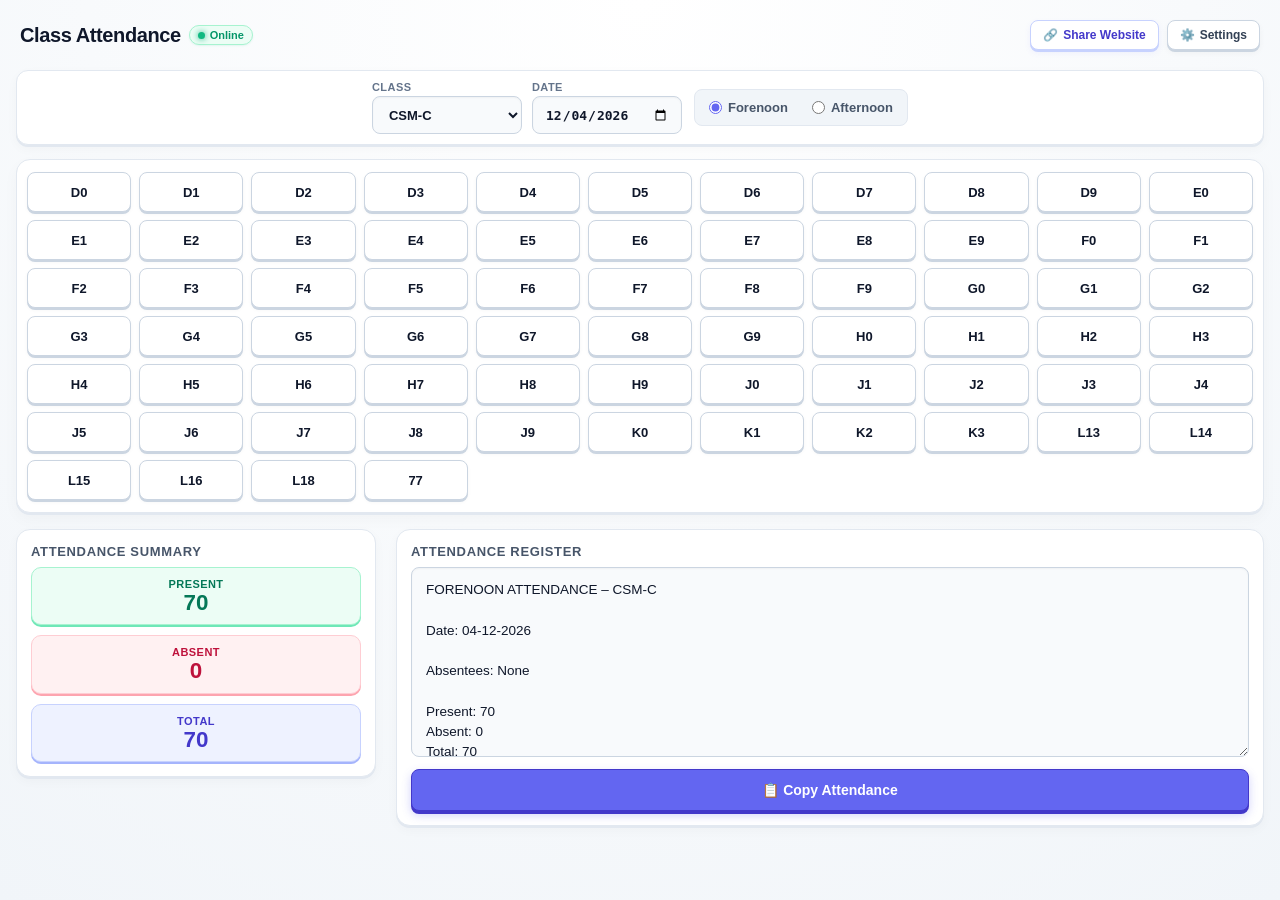
<file: index.html>
<!DOCTYPE html>
<html lang="en">
<head>
  <meta charset="UTF-8">
  <meta name="viewport" content="width=device-width, initial-scale=1.0">
  <meta name="theme-color" content="#6366f1">
  <title>Class Attendance | College Attendance Management System</title>
  <meta name="description" content="Class Attendance is a college attendance management system for managing classes, roll numbers, daily attendance, sessions, and attendance records.">
  <meta name="robots" content="index, follow">
  <link rel="canonical" href="https://rtrproject.vercel.app/">
  <link rel="manifest" href="manifest.json">
  <link rel="icon" href="icon.svg" type="image/svg+xml">
  <link rel="apple-touch-icon" href="icon.svg">
  <link rel="stylesheet" href="style.css">
</head>
<body>

  <div class="app-container">
    <!-- Top Navigation / Header -->
    <div class="header-bar">
      <div class="header-left">
        <h1>Class Attendance</h1>
        <span id="connectionStatus" class="status-badge online" title="Connection Status">
          <span class="status-dot"></span>
          <span class="status-text">Online</span>
        </span>
      </div>
      <div class="header-actions">
        <button id="pwaInstallBtn" class="install-btn" style="display: none;" title="Install Class Attendance">
          ⬇️ Install
        </button>
        <button id="shareWebsiteBtn" class="share-btn" onclick="shareWebsite()" title="Share Website">
          <span class="share-icon">🔗</span> <span class="share-label">Share Website</span>
        </button>
        <button class="settings-btn" onclick="openSettingsModal()" title="Manage Classes & Roll Numbers">
          <span class="settings-icon">⚙️</span> <span class="settings-label">Settings</span>
        </button>
      </div>
    </div>

    <!-- Top Control Card (Class Selector, Date, Session) -->
    <div class="controls-card">
      <div class="top">
        <div class="input-wrap">
          <label for="classSelector" class="field-label">Class</label>
          <select id="classSelector" class="class-dropdown" onchange="handleClassChange(this.value)">
            <!-- Populated dynamically -->
          </select>
        </div>
        <div class="input-wrap">
          <label for="date" class="field-label">Date</label>
          <input type="date" id="date">
        </div>
      </div>

      <!-- Session Selection -->
      <div class="session-control">
        <label class="radio-label">
          <input type="radio" name="session" value="FORENOON" checked>
          <span>Forenoon</span>
        </label>
        <label class="radio-label">
          <input type="radio" name="session" value="AFTERNOON">
          <span>Afternoon</span>
        </label>
      </div>
    </div>

    <!-- Roll buttons container -->
    <div class="roll-section">
      <div id="rollContainer" class="roll-grid"></div>
    </div>

    <!-- Summary & Register Grid on Laptop, Stacked on Mobile -->
    <div class="attendance-dashboard">
      <!-- Summary -->
      <div class="summary-section">
        <h3 class="section-title">Attendance Summary</h3>
        <div class="summary-cards">
          <div class="stat-card stat-present">
            <span class="stat-label">Present</span>
            <span class="stat-value" id="present">0</span>
          </div>
          <div class="stat-card stat-absent">
            <span class="stat-label">Absent</span>
            <span class="stat-value" id="absentCount">0</span>
          </div>
          <div class="stat-card stat-total">
            <span class="stat-label">Total</span>
            <span class="stat-value" id="total">0</span>
          </div>
        </div>
      </div>

      <!-- Output -->
      <div class="register-section">
        <h3 class="section-title">Attendance Register</h3>
        <textarea id="output" readonly></textarea>
        <button class="copy-btn" onclick="copyText()">📋 Copy Attendance</button>
      </div>
    </div>
  </div>

  <!-- Settings Modal (Class Management & Roll Number Management) -->
  <div id="settingsModal" class="modal-overlay" style="display: none;">
    <div class="modal-content">
      <div class="modal-header">
        <div class="modal-tabs">
          <button id="tabBtnRolls" class="tab-btn active" onclick="switchSettingsTab('rolls')">Roll Numbers</button>
          <button id="tabBtnClasses" class="tab-btn" onclick="switchSettingsTab('classes')">Class Management</button>
        </div>
        <button class="close-btn" onclick="closeSettingsModal()">&times;</button>
      </div>
      
      <!-- Tab 1: Roll Number Management -->
      <div id="tabContentRolls" class="tab-pane active">
        <div class="modal-toolbar">
          <div class="toolbar-left">
            <label for="modalClassSelect" class="toolbar-label">Class:</label>
            <select id="modalClassSelect" class="modal-dropdown" onchange="handleModalClassChange(this.value)">
              <!-- Populated dynamically -->
            </select>
            <button class="btn-primary" onclick="openAddRollModal()">+ Add Roll Number</button>
          </div>
          <div class="search-box">
            <input type="text" id="rollSearchInput" placeholder="Search Roll Number..." oninput="handleRollSearch(this.value)">
          </div>
        </div>

        <div class="roll-list-container">
          <table class="roll-table">
            <thead>
              <tr>
                <th style="width: 50px;">#</th>
                <th>Roll Number</th>
                <th style="width: 100px;">Reorder</th>
                <th style="width: 140px;">Actions</th>
              </tr>
            </thead>
            <tbody id="rollTableBody">
              <!-- Dynamic Roll rows -->
            </tbody>
          </table>
        </div>

        <div class="modal-footer">
          <div class="footer-left-actions">
            <button class="btn-danger-outline" onclick="handleDeleteAllRolls()" title="Delete All Roll Numbers from this class">Delete All Roll Numbers</button>
            <button class="btn-warning-outline" onclick="handleResetRolls()" title="Reset to Default Roll Numbers">Reset to Default</button>
          </div>
          <button class="btn-secondary" onclick="closeSettingsModal()">Close</button>
        </div>
      </div>

      <!-- Tab 2: Class Management -->
      <div id="tabContentClasses" class="tab-pane" style="display: none;">
        <div class="modal-toolbar">
          <button class="btn-primary" onclick="openAddClassModal()">+ Add Class</button>
        </div>

        <div class="roll-list-container">
          <table class="roll-table">
            <thead>
              <tr>
                <th style="width: 50px;">#</th>
                <th>Class Name</th>
                <th style="width: 120px;">Total Students</th>
                <th style="width: 140px;">Actions</th>
              </tr>
            </thead>
            <tbody id="classTableBody">
              <!-- Dynamic Class rows -->
            </tbody>
          </table>
        </div>

        <div class="modal-footer">
          <div></div>
          <button class="btn-secondary" onclick="closeSettingsModal()">Close</button>
        </div>
      </div>
    </div>
  </div>

  <!-- Add / Edit Roll Number Modal -->
  <div id="rollEditModal" class="modal-overlay" style="display: none;">
    <div class="modal-content modal-sm">
      <div class="modal-header">
        <h3 id="rollEditModalTitle">Add Roll Number</h3>
        <button class="close-btn" onclick="closeRollEditModal()">&times;</button>
      </div>
      <div class="modal-body">
        <label for="rollInput">Roll Number:</label>
        <input type="text" id="rollInput" placeholder="e.g. L19" maxlength="20" autofocus>
        <p id="rollInputError" class="error-msg" style="display: none;"></p>
      </div>
      <div class="modal-footer">
        <button class="btn-secondary" onclick="closeRollEditModal()">Cancel</button>
        <button class="btn-primary" id="saveRollBtn" onclick="saveRollNumber()">Save</button>
      </div>
    </div>
  </div>

  <!-- Add / Edit Class Modal -->
  <div id="classEditModal" class="modal-overlay" style="display: none;">
    <div class="modal-content modal-sm">
      <div class="modal-header">
        <h3 id="classEditModalTitle">Add Class</h3>
        <button class="close-btn" onclick="closeClassEditModal()">&times;</button>
      </div>
      <div class="modal-body">
        <label for="classInput">Class Name:</label>
        <input type="text" id="classInput" placeholder="e.g. CSM-A" maxlength="30" autofocus>
        <p id="classInputError" class="error-msg" style="display: none;"></p>
      </div>
      <div class="modal-footer">
        <button class="btn-secondary" onclick="closeClassEditModal()">Cancel</button>
        <button class="btn-primary" id="saveClassBtn" onclick="saveClass()">Save</button>
      </div>
    </div>
  </div>

  <script src="scrip.js"></script>
</body>
</html>
</file>
<file: style.css>
/* =========================================================
   Light/White 3D Theme - Responsive Mobile & Laptop CSS
   ========================================================= */

/* Universal Reset & Box Sizing */
*, *::before, *::after {
  box-sizing: border-box;
}

html, body {
  margin: 0;
  padding: 0;
  width: 100%;
  max-width: 100vw;
  overflow-x: hidden;
  font-family: -apple-system, BlinkMacSystemFont, "Segoe UI", Roboto, Helvetica, Arial, sans-serif;
  background-color: #f8fafc;
  background-image: radial-gradient(circle at 50% 0%, #ffffff 0%, #f1f5f9 100%);
  color: #1e293b;
  -webkit-font-smoothing: antialiased;
}

body {
  min-height: 100vh;
  padding: 12px 12px 32px 12px;
  text-align: center;
}

/* =========================================================
   Responsive Main Container (Mobile to 1920px Laptop)
   ========================================================= */
.app-container {
  width: 100%;
  max-width: 1280px;
  margin: 0 auto;
  padding: 0 4px;
}

/* =========================================================
   Header Bar
   ========================================================= */
.header-bar {
  display: flex;
  justify-content: space-between;
  align-items: center;
  margin: 0 auto 12px auto;
  padding: 8px 4px;
  gap: 10px;
}

.header-left {
  display: flex;
  align-items: center;
  gap: 8px;
  text-align: left;
  flex-wrap: wrap;
}

.header-bar h1 {
  font-size: 1.25rem;
  font-weight: 800;
  margin: 0;
  color: #0f172a;
  letter-spacing: -0.02em;
}

/* Online / Offline Status Badge */
.status-badge {
  display: inline-flex;
  align-items: center;
  gap: 5px;
  padding: 3px 8px;
  border-radius: 20px;
  font-size: 11px;
  font-weight: 700;
  user-select: none;
  transition: all 0.2s ease;
}

.status-badge .status-dot {
  width: 7px;
  height: 7px;
  border-radius: 50%;
  display: inline-block;
}

.status-badge.online {
  background: #ecfdf5;
  color: #059669;
  border: 1px solid #a7f3d0;
  box-shadow: 0 1px 2px rgba(16, 185, 129, 0.1);
}

.status-badge.online .status-dot {
  background: #10b981;
  box-shadow: 0 0 6px #10b981;
}

.status-badge.offline {
  background: #fff1f2;
  color: #e11d48;
  border: 1px solid #fecdd3;
  animation: pulseOffline 2s infinite ease-in-out;
}

.status-badge.offline .status-dot {
  background: #f43f5e;
}

@keyframes pulseOffline {
  0%, 100% { opacity: 1; }
  50% { opacity: 0.6; }
}

.header-actions {
  display: flex;
  align-items: center;
  gap: 8px;
}

/* 3D Action Buttons */
.install-btn {
  padding: 7px 12px;
  font-size: 12px;
  font-weight: 700;
  background: #10b981;
  color: #ffffff;
  border-radius: 8px;
  border: 1px solid #059669;
  cursor: pointer;
  display: inline-flex;
  align-items: center;
  gap: 4px;
  white-space: nowrap;
  box-shadow: 0 2px 0 #047857, 0 3px 6px rgba(16, 185, 129, 0.25);
  transition: all 0.15s ease;
  touch-action: manipulation;
}

.install-btn:hover {
  background: #059669;
  transform: translateY(-1px);
  box-shadow: 0 3px 0 #047857, 0 4px 8px rgba(16, 185, 129, 0.3);
}

.install-btn:active {
  transform: translateY(2px);
  box-shadow: 0 0 0 transparent;
}

.settings-btn {
  padding: 7px 12px;
  font-size: 12px;
  font-weight: 700;
  background: #ffffff;
  color: #334155;
  border: 1px solid #cbd5e1;
  border-radius: 8px;
  cursor: pointer;
  display: inline-flex;
  align-items: center;
  gap: 5px;
  white-space: nowrap;
  box-shadow: 0 2px 0 #cbd5e1, 0 3px 6px rgba(0, 0, 0, 0.04);
  transition: all 0.15s ease;
  touch-action: manipulation;
}

.settings-btn:hover {
  background: #f8fafc;
  color: #0f172a;
  border-color: #94a3b8;
  transform: translateY(-1px);
  box-shadow: 0 3px 0 #94a3b8, 0 4px 8px rgba(0, 0, 0, 0.06);
}

.settings-btn:active {
  transform: translateY(2px);
  box-shadow: 0 0 0 transparent;
}

.share-btn {
  padding: 7px 12px;
  font-size: 12px;
  font-weight: 700;
  background: #ffffff;
  color: #4338ca;
  border: 1px solid #c7d2fe;
  border-radius: 8px;
  cursor: pointer;
  display: inline-flex;
  align-items: center;
  gap: 5px;
  white-space: nowrap;
  box-shadow: 0 2px 0 #c7d2fe, 0 3px 6px rgba(99, 102, 241, 0.08);
  transition: all 0.15s ease;
  touch-action: manipulation;
}

.share-btn:hover {
  background: #eef2ff;
  color: #3730a3;
  border-color: #a5b4fc;
  transform: translateY(-1px);
  box-shadow: 0 3px 0 #a5b4fc, 0 4px 8px rgba(99, 102, 241, 0.15);
}

.share-btn:active {
  transform: translateY(2px);
  box-shadow: 0 0 0 transparent;
}

/* =========================================================
   Controls Card (Subject, Date, Session)
   ========================================================= */
.controls-card {
  background: #ffffff;
  border: 1px solid #e2e8f0;
  border-radius: 12px;
  padding: 10px 14px;
  margin-bottom: 14px;
  box-shadow: 0 2px 0 #e2e8f0, 0 4px 12px rgba(0, 0, 0, 0.03);
  display: flex;
  flex-wrap: wrap;
  justify-content: center;
  align-items: center;
  gap: 12px;
}

.top {
  display: flex;
  justify-content: center;
  align-items: center;
  gap: 10px;
  flex-wrap: wrap;
}

.input-wrap {
  display: flex;
  flex-direction: column;
  align-items: flex-start;
  gap: 3px;
}

.field-label {
  font-size: 11px;
  font-weight: 700;
  color: #64748b;
  text-transform: uppercase;
  letter-spacing: 0.04em;
}

.top input,
.class-dropdown {
  padding: 8px 12px;
  width: 150px;
  height: 38px;
  border-radius: 8px;
  border: 1px solid #cbd5e1;
  font-size: 13px;
  font-weight: 700;
  background: #f8fafc;
  color: #0f172a;
  outline: none;
  box-shadow: inset 0 1px 2px rgba(0, 0, 0, 0.04);
  transition: all 0.15s ease;
  cursor: pointer;
}

.top input:focus,
.class-dropdown:focus {
  background: #ffffff;
  border-color: #6366f1;
  box-shadow: 0 0 0 3px rgba(99, 102, 241, 0.15);
}

.session-control {
  display: flex;
  align-items: center;
  gap: 4px;
  background: #f1f5f9;
  padding: 4px;
  border-radius: 8px;
  border: 1px solid #e2e8f0;
}

.radio-label {
  display: inline-flex;
  align-items: center;
  gap: 6px;
  cursor: pointer;
  user-select: none;
  padding: 6px 10px;
  border-radius: 6px;
  font-size: 13px;
  font-weight: 600;
  color: #475569;
  transition: all 0.15s ease;
}

.radio-label:hover {
  color: #0f172a;
}

.radio-label input {
  margin: 0;
  cursor: pointer;
  accent-color: #6366f1;
}

/* =========================================================
   Roll Numbers Responsive 3D Grid
   ========================================================= */
.roll-section {
  background: #ffffff;
  border: 1px solid #e2e8f0;
  border-radius: 14px;
  padding: 12px 10px;
  margin-bottom: 16px;
  box-shadow: 0 2px 0 #e2e8f0, 0 6px 16px rgba(0, 0, 0, 0.03);
}

.roll-grid {
  display: grid;
  gap: 6px;
  width: 100%;
  margin: 0 auto;
}

/* Column Density Breakpoints */
/* Small Mobile (320px - 360px) -> 4 columns */
@media (max-width: 360px) {
  .roll-grid {
    grid-template-columns: repeat(4, 1fr);
    gap: 5px;
  }
}

/* Standard/Large Mobile (361px - 430px) -> 5 columns */
@media (min-width: 361px) and (max-width: 480px) {
  .roll-grid {
    grid-template-columns: repeat(5, 1fr);
    gap: 6px;
  }
}

/* Small Tablet / Large Phablet (481px - 767px) -> 7 columns */
@media (min-width: 481px) and (max-width: 767px) {
  .roll-grid {
    grid-template-columns: repeat(7, 1fr);
    gap: 7px;
  }
}

/* Laptop / Small Desktop (768px - 1023px) -> 9 columns */
@media (min-width: 768px) and (max-width: 1023px) {
  .roll-grid {
    grid-template-columns: repeat(9, 1fr);
    gap: 8px;
  }
}

/* Standard Laptop (1024px - 1439px) -> 11 columns */
@media (min-width: 1024px) and (max-width: 1439px) {
  .roll-grid {
    grid-template-columns: repeat(11, 1fr);
    gap: 8px;
  }
}

/* Large Laptop / Desktop (1440px - 1920px+) -> 12 columns */
@media (min-width: 1440px) {
  .roll-grid {
    grid-template-columns: repeat(12, 1fr);
    gap: 10px;
  }
}

/* 3D Roll Button */
.roll-btn {
  width: 100%;
  height: 40px;
  min-height: 40px;
  padding: 0;
  margin: 0;
  border-radius: 8px;
  border: 1px solid #cbd5e1;
  cursor: pointer;
  background: #ffffff;
  color: #0f172a;
  font-size: 13px;
  font-weight: 700;
  display: flex;
  align-items: center;
  justify-content: center;
  user-select: none;
  touch-action: manipulation;
  -webkit-tap-highlight-color: transparent;
  box-shadow: 0 2px 0 #cbd5e1, 0 2px 4px rgba(0, 0, 0, 0.04);
  transition: all 0.12s ease;
}

.roll-btn:hover {
  background: #f8fafc;
  border-color: #94a3b8;
  transform: translateY(-1px);
  box-shadow: 0 3px 0 #94a3b8, 0 3px 6px rgba(0, 0, 0, 0.06);
}

.roll-btn:active {
  transform: translateY(2px);
  box-shadow: 0 0 0 transparent;
}

/* Absent State 3D Button */
.roll-btn.absent {
  background: #ef4444;
  border-color: #dc2626;
  color: #ffffff;
  font-weight: 800;
  box-shadow: 0 2px 0 #b91c1c, 0 3px 8px rgba(239, 68, 68, 0.35);
}

.roll-btn.absent:hover {
  background: #dc2626;
  border-color: #b91c1c;
  transform: translateY(-1px);
  box-shadow: 0 3px 0 #991b1b, 0 4px 10px rgba(220, 38, 38, 0.4);
}

.roll-btn.absent:active {
  transform: translateY(2px);
  box-shadow: 0 0 0 transparent;
}

/* =========================================================
   Attendance Dashboard (Summary + Register on Laptop & Mobile)
   ========================================================= */
.attendance-dashboard {
  display: grid;
  grid-template-columns: 1fr;
  gap: 14px;
  width: 100%;
}

@media (min-width: 900px) {
  .attendance-dashboard {
    grid-template-columns: 320px 1fr;
    align-items: start;
  }
}

@media (min-width: 1200px) {
  .attendance-dashboard {
    grid-template-columns: 360px 1fr;
    gap: 20px;
  }
}

.section-title {
  font-size: 13px;
  font-weight: 800;
  margin: 0 0 8px 0;
  color: #475569;
  text-transform: uppercase;
  letter-spacing: 0.05em;
  text-align: left;
}

/* Summary Section & 3D Stat Cards */
.summary-section {
  background: #ffffff;
  border: 1px solid #e2e8f0;
  border-radius: 14px;
  padding: 14px;
  box-shadow: 0 2px 0 #e2e8f0, 0 4px 12px rgba(0, 0, 0, 0.03);
}

.summary-cards {
  display: grid;
  grid-template-columns: repeat(3, 1fr);
  gap: 8px;
}

@media (min-width: 900px) {
  .summary-cards {
    grid-template-columns: 1fr;
    gap: 10px;
  }
}

.stat-card {
  padding: 10px 8px;
  border-radius: 10px;
  display: flex;
  flex-direction: column;
  align-items: center;
  justify-content: center;
  gap: 2px;
  transition: transform 0.15s ease;
}

.stat-label {
  font-size: 11px;
  font-weight: 700;
  text-transform: uppercase;
  letter-spacing: 0.04em;
}

.stat-value {
  font-size: 1.4rem;
  font-weight: 900;
  line-height: 1;
}

/* Card Themes */
.stat-present {
  background: #ecfdf5;
  border: 1px solid #a7f3d0;
  box-shadow: 0 2px 0 #6ee7b7;
  color: #047857;
}

.stat-absent {
  background: #fff1f2;
  border: 1px solid #fecdd3;
  box-shadow: 0 2px 0 #fda4af;
  color: #be123c;
}

.stat-total {
  background: #eef2ff;
  border: 1px solid #c7d2fe;
  box-shadow: 0 2px 0 #a5b4fc;
  color: #4338ca;
}

/* Register Section */
.register-section {
  background: #ffffff;
  border: 1px solid #e2e8f0;
  border-radius: 14px;
  padding: 14px;
  box-shadow: 0 2px 0 #e2e8f0, 0 4px 12px rgba(0, 0, 0, 0.03);
  display: flex;
  flex-direction: column;
}

textarea {
  width: 100%;
  height: 190px;
  margin: 0 0 12px 0;
  font-size: 13.5px;
  line-height: 1.5;
  font-family: inherit;
  border-radius: 8px;
  border: 1px solid #cbd5e1;
  padding: 12px 14px;
  box-sizing: border-box;
  resize: vertical;
  background: #f8fafc;
  color: #0f172a;
  box-shadow: inset 0 1px 2px rgba(0, 0, 0, 0.04);
  transition: border-color 0.15s ease;
}

textarea:focus {
  outline: none;
  background: #ffffff;
  border-color: #6366f1;
  box-shadow: 0 0 0 3px rgba(99, 102, 241, 0.15);
}

.copy-btn {
  width: 100%;
  height: 42px;
  padding: 0 16px;
  margin: 0 auto;
  cursor: pointer;
  border-radius: 8px;
  border: 1px solid #4338ca;
  background: #6366f1;
  color: #ffffff;
  font-size: 14px;
  font-weight: 700;
  display: inline-flex;
  align-items: center;
  justify-content: center;
  gap: 6px;
  box-shadow: 0 3px 0 #4338ca, 0 4px 10px rgba(99, 102, 241, 0.3);
  transition: all 0.15s ease;
  touch-action: manipulation;
}

.copy-btn:hover {
  background: #4f46e5;
  transform: translateY(-1px);
  box-shadow: 0 4px 0 #4338ca, 0 6px 14px rgba(99, 102, 241, 0.35);
}

.copy-btn:active {
  transform: translateY(3px);
  box-shadow: 0 0 0 transparent;
}

/* =========================================================
   Modal & Settings UI Styles (Responsive & 3D)
   ========================================================= */
.modal-overlay {
  position: fixed;
  inset: 0;
  width: 100vw;
  height: 100vh;
  background: rgba(15, 23, 42, 0.6);
  backdrop-filter: blur(5px);
  display: flex;
  justify-content: center;
  align-items: center;
  z-index: 9999;
  padding: 12px;
}

.modal-content {
  background: #ffffff;
  border-radius: 16px;
  width: 100%;
  max-width: 620px;
  max-height: 88vh;
  display: flex;
  flex-direction: column;
  box-shadow: 0 25px 50px -12px rgba(0, 0, 0, 0.25);
  border: 1px solid #e2e8f0;
  overflow: hidden;
  text-align: left;
  animation: modalFadeIn 0.2s ease-out;
}

.modal-content.modal-sm {
  max-width: 380px;
}

@keyframes modalFadeIn {
  from { opacity: 0; transform: scale(0.96); }
  to { opacity: 1; transform: scale(1); }
}

.modal-header {
  display: flex;
  justify-content: space-between;
  align-items: center;
  padding: 10px 16px;
  border-bottom: 1px solid #e2e8f0;
  background: #f8fafc;
  gap: 8px;
}

.modal-tabs {
  display: flex;
  align-items: center;
  gap: 6px;
}

.tab-btn {
  padding: 6px 14px;
  font-size: 13px;
  font-weight: 700;
  background: transparent;
  color: #64748b;
  border: 1px solid transparent;
  border-radius: 8px;
  cursor: pointer;
  transition: all 0.15s ease;
}

.tab-btn:hover {
  background: #e2e8f0;
  color: #0f172a;
}

.tab-btn.active {
  background: #ffffff;
  color: #4338ca;
  border-color: #cbd5e1;
  box-shadow: 0 2px 0 #cbd5e1;
}

.modal-header h2,
.modal-header h3 {
  margin: 0;
  font-size: 16px;
  font-weight: 800;
  color: #0f172a;
}

.close-btn {
  background: transparent;
  color: #64748b;
  font-size: 22px;
  line-height: 1;
  padding: 0;
  margin: 0;
  border: none;
  cursor: pointer;
  width: 30px;
  height: 30px;
  border-radius: 6px;
  display: flex;
  align-items: center;
  justify-content: center;
  transition: all 0.15s ease;
}

.close-btn:hover {
  background: #e2e8f0;
  color: #0f172a;
}

.modal-toolbar {
  display: flex;
  justify-content: space-between;
  align-items: center;
  padding: 12px 18px;
  background: #ffffff;
  border-bottom: 1px solid #e2e8f0;
  gap: 10px;
  flex-wrap: wrap;
}

.toolbar-left {
  display: flex;
  align-items: center;
  gap: 8px;
  flex-wrap: wrap;
}

.toolbar-label {
  font-size: 12px;
  font-weight: 700;
  color: #475569;
  text-transform: uppercase;
  letter-spacing: 0.04em;
}

.modal-dropdown {
  padding: 6px 10px;
  height: 36px;
  border-radius: 8px;
  border: 1px solid #cbd5e1;
  font-size: 13px;
  font-weight: 700;
  background: #f8fafc;
  color: #0f172a;
  outline: none;
  cursor: pointer;
}

.modal-dropdown:focus {
  border-color: #6366f1;
}

.btn-primary {
  height: 38px;
  padding: 0 14px;
  font-size: 13px;
  font-weight: 700;
  margin: 0;
  white-space: nowrap;
  background: #6366f1;
  color: #ffffff;
  border-radius: 8px;
  border: 1px solid #4338ca;
  cursor: pointer;
  display: inline-flex;
  align-items: center;
  justify-content: center;
  box-shadow: 0 2px 0 #4338ca;
  transition: all 0.15s ease;
}

.btn-primary:hover {
  background: #4f46e5;
  transform: translateY(-1px);
  box-shadow: 0 3px 0 #4338ca;
}

.btn-primary:active {
  transform: translateY(2px);
  box-shadow: 0 0 0 transparent;
}

.search-box {
  flex: 1;
  max-width: 220px;
}

.search-box input {
  width: 100%;
  height: 38px;
  padding: 0 12px;
  border: 1px solid #cbd5e1;
  border-radius: 8px;
  font-size: 13px;
  font-weight: 600;
  background: #f8fafc;
  outline: none;
  transition: all 0.15s ease;
}

.search-box input:focus {
  background: #ffffff;
  border-color: #6366f1;
  box-shadow: 0 0 0 3px rgba(99, 102, 241, 0.15);
}

.roll-list-container {
  flex: 1;
  overflow-y: auto;
  max-height: 50vh;
  padding: 0;
  -webkit-overflow-scrolling: touch;
}

.roll-table {
  width: 100%;
  border-collapse: collapse;
}

.roll-table th {
  position: sticky;
  top: 0;
  background: #f1f5f9;
  color: #475569;
  font-size: 12px;
  font-weight: 700;
  padding: 10px 14px;
  border-bottom: 1px solid #cbd5e1;
  text-align: left;
}

.roll-table td {
  padding: 8px 14px;
  border-bottom: 1px solid #f1f5f9;
  font-size: 13.5px;
  color: #334155;
  vertical-align: middle;
}

.roll-table tr:hover {
  background: #f8fafc;
}

.roll-badge {
  display: inline-block;
  background: #ede9fe;
  color: #4338ca;
  font-weight: 700;
  padding: 4px 10px;
  border-radius: 6px;
  font-size: 12px;
  border: 1px solid #ddd6fe;
}

.reorder-cell {
  white-space: nowrap;
}

.btn-icon {
  width: 28px;
  height: 28px;
  background: #ffffff;
  color: #475569;
  border: 1px solid #cbd5e1;
  border-radius: 6px;
  padding: 0;
  font-size: 10px;
  margin: 0 2px;
  cursor: pointer;
  display: inline-flex;
  align-items: center;
  justify-content: center;
  box-shadow: 0 1px 0 #cbd5e1;
  transition: all 0.12s ease;
}

.btn-icon:hover:not(:disabled) {
  background: #f1f5f9;
  color: #0f172a;
}

.btn-icon:active:not(:disabled) {
  transform: translateY(1px);
  box-shadow: 0 0 0 transparent;
}

.btn-icon:disabled {
  opacity: 0.35;
  cursor: not-allowed;
}

.actions-cell {
  white-space: nowrap;
}

.btn-sm {
  height: 28px;
  padding: 0 10px;
  font-size: 12px;
  font-weight: 700;
  margin: 0 2px;
  border-radius: 6px;
  border: none;
  cursor: pointer;
  display: inline-flex;
  align-items: center;
  justify-content: center;
  transition: all 0.12s ease;
}

.btn-edit {
  background: #3b82f6;
  color: #ffffff;
  box-shadow: 0 2px 0 #1d4ed8;
}

.btn-edit:hover {
  background: #2563eb;
}

.btn-edit:active {
  transform: translateY(2px);
  box-shadow: 0 0 0 transparent;
}

.btn-delete {
  background: #ef4444;
  color: #ffffff;
  box-shadow: 0 2px 0 #b91c1c;
}

.btn-delete:hover {
  background: #dc2626;
}

.btn-delete:active {
  transform: translateY(2px);
  box-shadow: 0 0 0 transparent;
}

.no-data {
  text-align: center;
  padding: 30px !important;
  color: #94a3b8;
  font-style: italic;
  font-size: 13px;
}

.modal-footer {
  display: flex;
  justify-content: space-between;
  align-items: center;
  padding: 12px 18px;
  border-top: 1px solid #e2e8f0;
  background: #f8fafc;
  gap: 10px;
}

.footer-left-actions {
  display: flex;
  align-items: center;
  gap: 8px;
  flex-wrap: wrap;
}

.btn-danger-outline {
  height: 38px;
  background: #ffffff;
  color: #ef4444;
  border: 1px solid #fca5a5;
  padding: 0 12px;
  font-size: 12px;
  font-weight: 700;
  margin: 0;
  border-radius: 8px;
  cursor: pointer;
  box-shadow: 0 2px 0 #fca5a5;
  transition: all 0.15s ease;
}

.btn-danger-outline:hover {
  background: #fee2e2;
  border-color: #ef4444;
}

.btn-danger-outline:active {
  transform: translateY(2px);
  box-shadow: 0 0 0 transparent;
}

.btn-warning-outline {
  height: 38px;
  background: #ffffff;
  color: #d97706;
  border: 1px solid #fde68a;
  padding: 0 12px;
  font-size: 12px;
  font-weight: 700;
  margin: 0;
  border-radius: 8px;
  cursor: pointer;
  box-shadow: 0 2px 0 #fde68a;
  transition: all 0.15s ease;
}

.btn-warning-outline:hover {
  background: #fef3c7;
  border-color: #d97706;
}

.btn-warning-outline:active {
  transform: translateY(2px);
  box-shadow: 0 0 0 transparent;
}

.btn-secondary {
  height: 38px;
  background: #64748b;
  color: #ffffff;
  padding: 0 16px;
  font-size: 13px;
  font-weight: 700;
  margin: 0;
  border-radius: 8px;
  border: 1px solid #475569;
  cursor: pointer;
  box-shadow: 0 2px 0 #334155;
  transition: all 0.15s ease;
}

.btn-secondary:hover {
  background: #475569;
}

.btn-secondary:active {
  transform: translateY(2px);
  box-shadow: 0 0 0 transparent;
}

.modal-body {
  padding: 18px;
}

.modal-body label {
  display: block;
  font-weight: 700;
  font-size: 13px;
  color: #334155;
  margin-bottom: 6px;
}

.modal-body input {
  width: 100%;
  height: 40px;
  padding: 0 12px;
  border: 1px solid #cbd5e1;
  border-radius: 8px;
  font-size: 14px;
  font-weight: 600;
  box-sizing: border-box;
}

.modal-body input:focus {
  outline: none;
  border-color: #6366f1;
  box-shadow: 0 0 0 3px rgba(99, 102, 241, 0.2);
}

.error-msg {
  color: #ef4444;
  font-size: 12px;
  font-weight: 600;
  margin: 6px 0 0 0;
}

/* Modal mobile layout */
@media (max-width: 480px) {
  .modal-toolbar {
    flex-direction: column;
    align-items: stretch;
  }
  .search-box {
    max-width: 100%;
  }
  .modal-footer {
    flex-direction: column;
    align-items: stretch;
  }
  .footer-left-actions {
    display: flex;
    flex-direction: column;
    width: 100%;
    gap: 8px;
  }
  .modal-footer button {
    width: 100%;
  }
}
</file>
